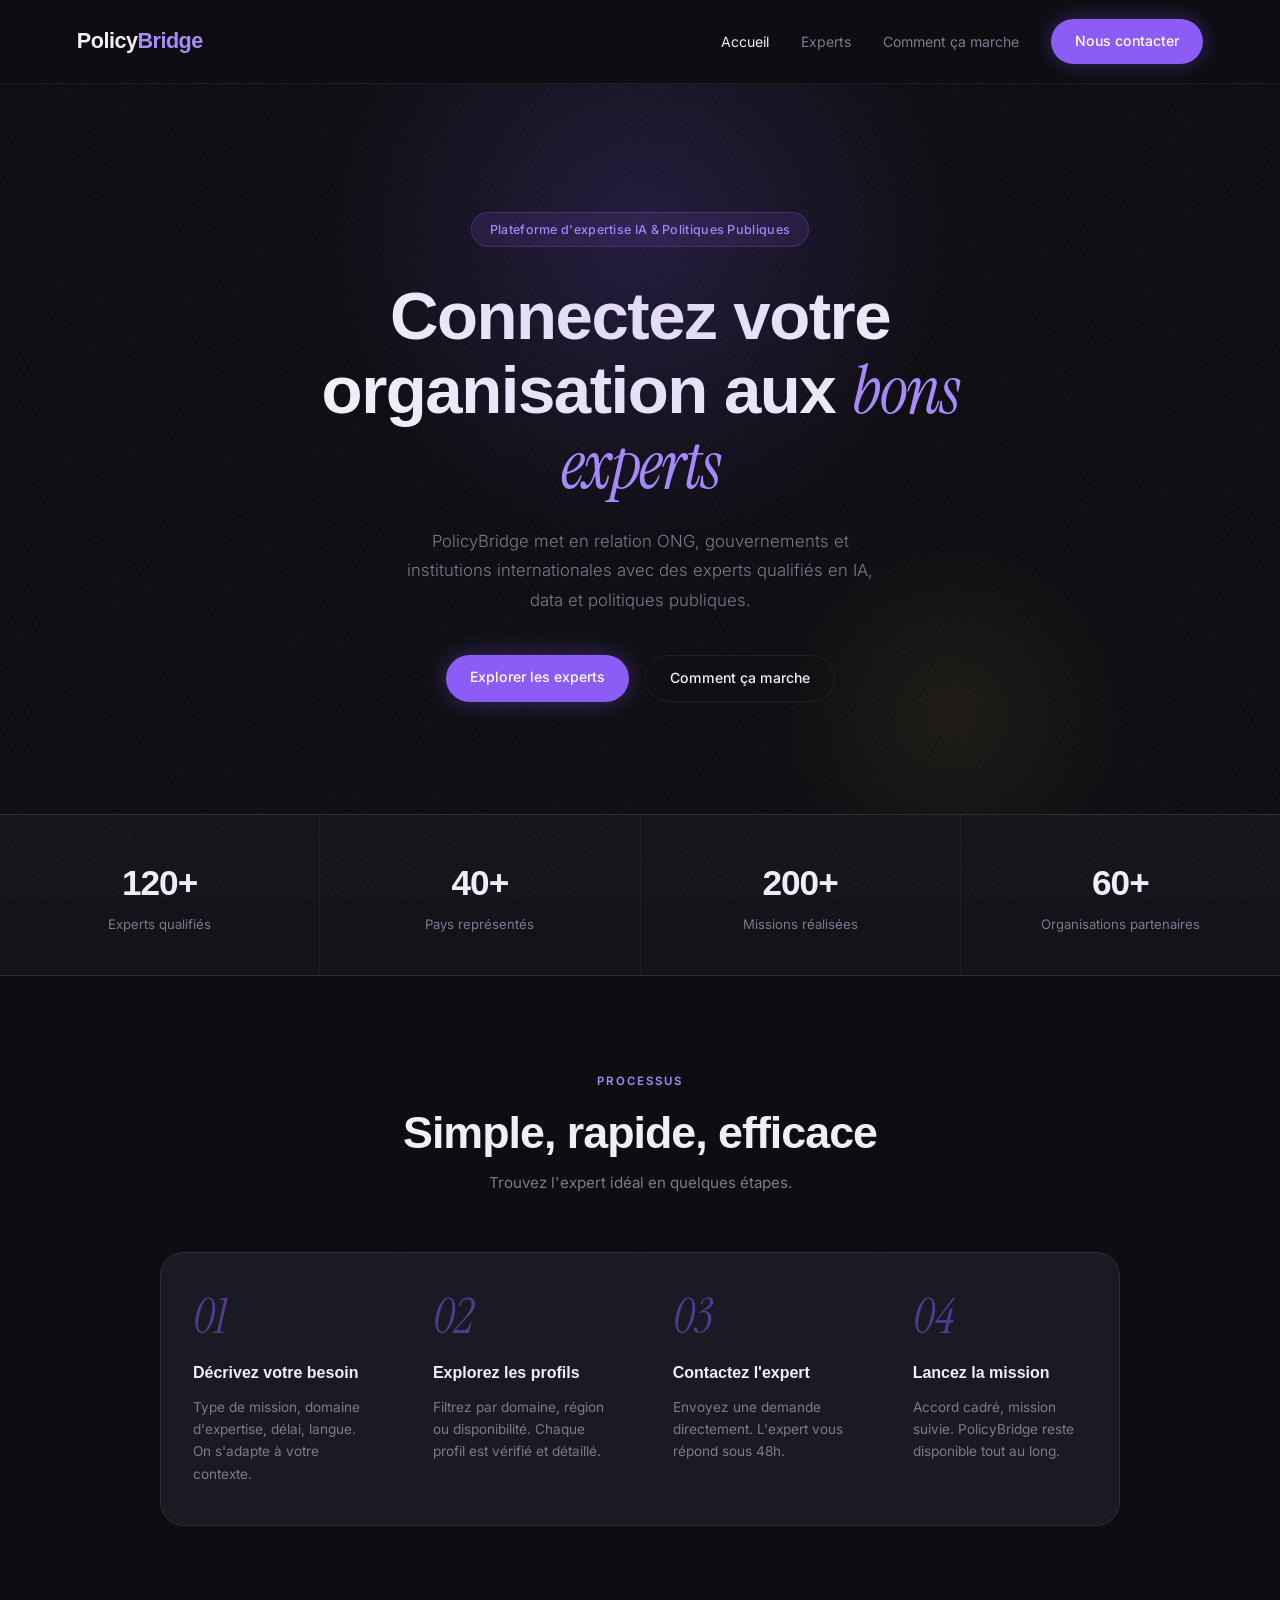
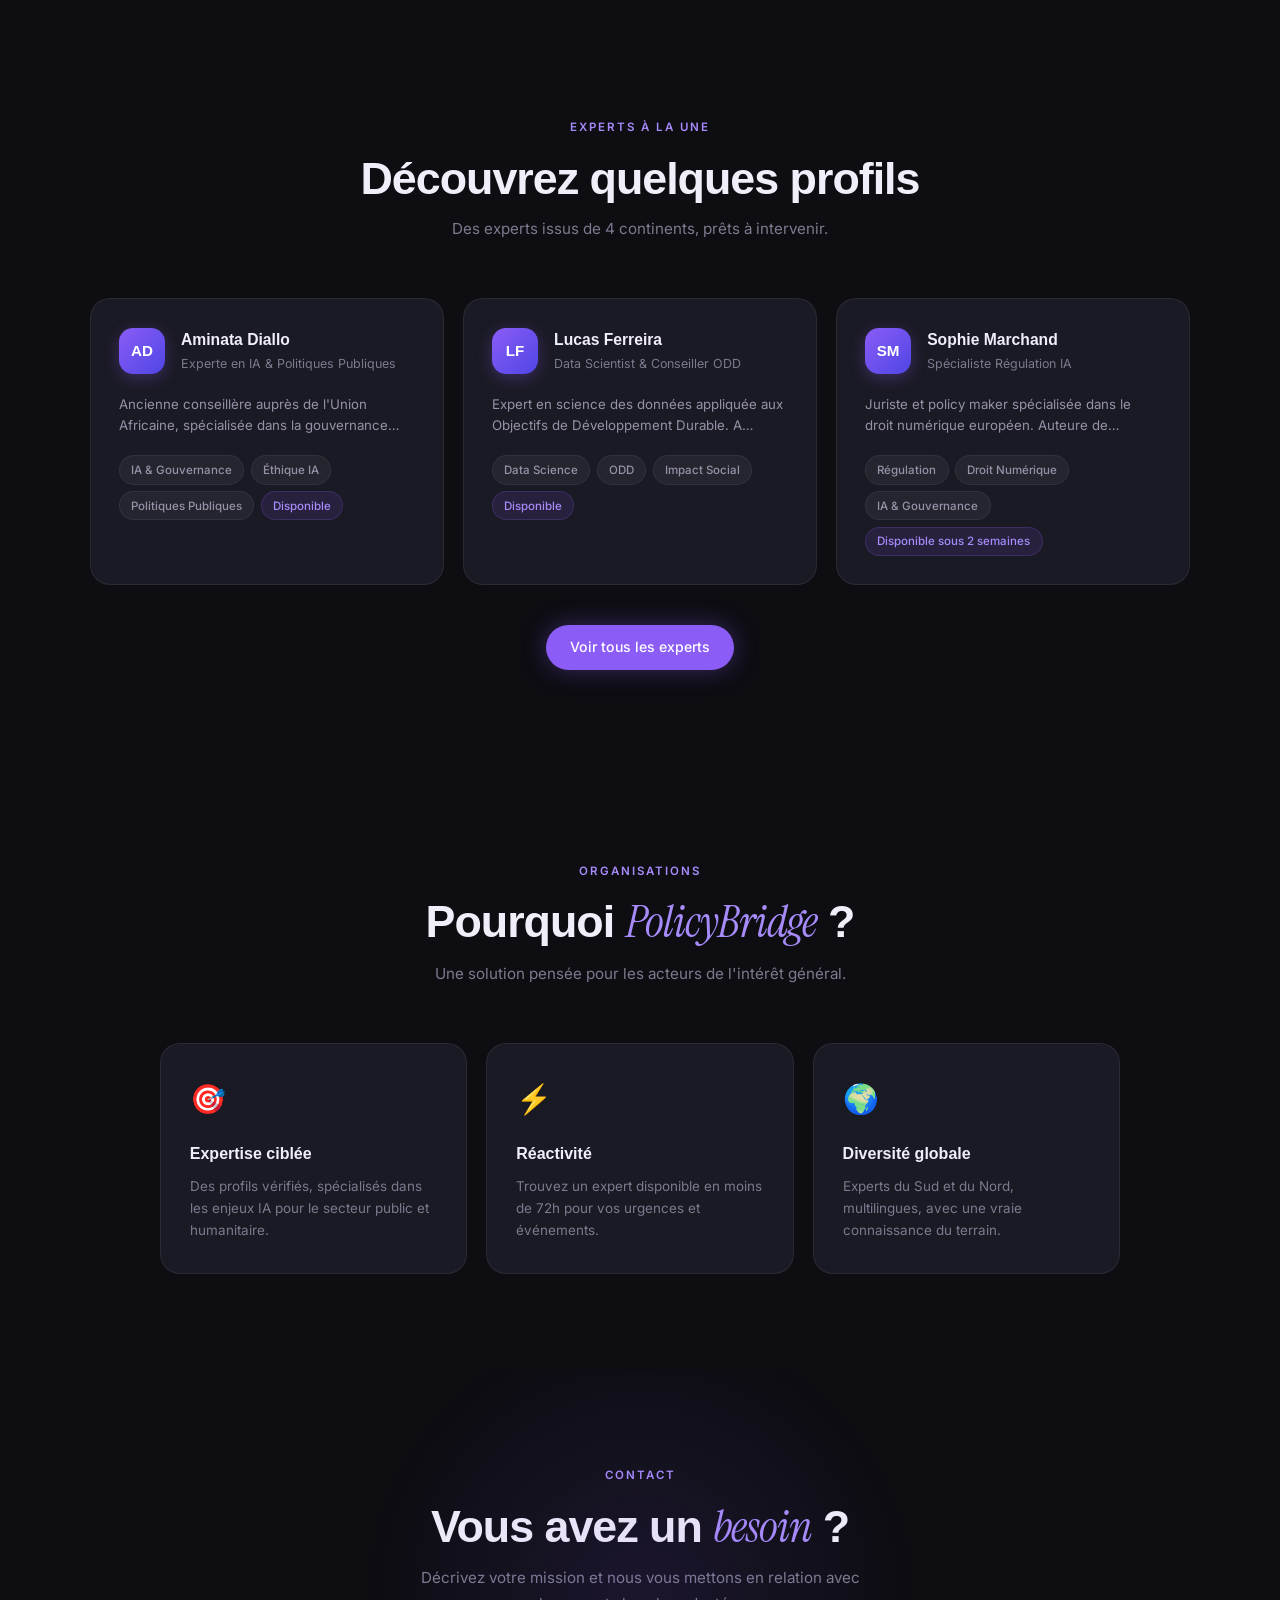
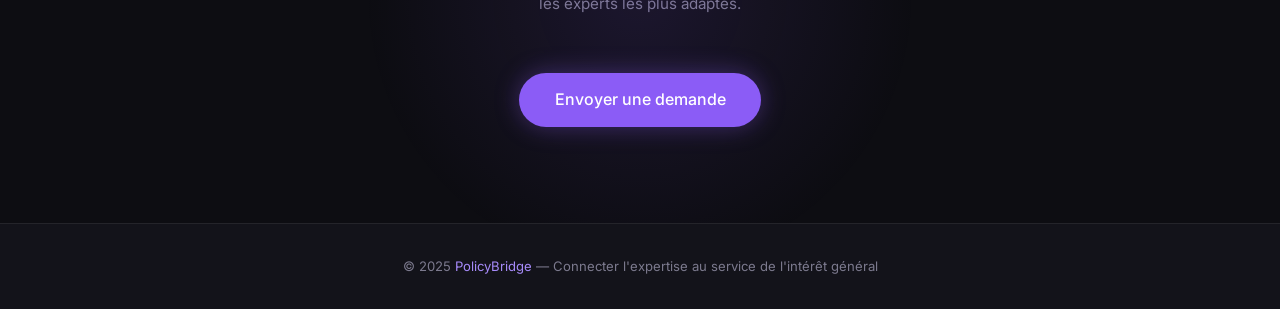
<file: index.html>
<!DOCTYPE html>
<html lang="fr">

<head>
    <meta charset="UTF-8" />
    <meta name="viewport" content="width=device-width, initial-scale=1.0" />
    <title>PolicyBridge — Connecter les experts aux organisations</title>
    <link rel="stylesheet" href="style.css" />
</head>

<body>

    <nav>
        <a href="index.html" class="logo">Policy<span>Bridge</span></a>
        <ul>
            <li><a href="index.html" class="active">Accueil</a></li>
            <li><a href="experts.html">Experts</a></li>
            <li><a href="#comment-ca-marche">Comment ça marche</a></li>
            <li><a href="#contact" class="btn btn-primary">Nous contacter</a></li>
        </ul>
    </nav>

    <!-- HERO -->
    <section class="hero">
        <div class="hero-badge">Plateforme d'expertise IA & Politiques Publiques</div>
        <h1>Connectez votre organisation aux <em>bons experts</em></h1>
        <p>PolicyBridge met en relation ONG, gouvernements et institutions internationales avec des experts qualifiés en
            IA, data et politiques publiques.</p>
        <div class="hero-actions">
            <a href="experts.html" class="btn btn-primary">Explorer les experts</a>
            <a href="#comment-ca-marche" class="btn btn-outline">Comment ça marche</a>
        </div>
    </section>

    <!-- STATS -->
    <div class="stats">
        <div class="stat-item">
            <span class="stat-number">120+</span>
            <span class="stat-label">Experts qualifiés</span>
        </div>
        <div class="stat-item">
            <span class="stat-number">40+</span>
            <span class="stat-label">Pays représentés</span>
        </div>
        <div class="stat-item">
            <span class="stat-number">200+</span>
            <span class="stat-label">Missions réalisées</span>
        </div>
        <div class="stat-item">
            <span class="stat-number">60+</span>
            <span class="stat-label">Organisations partenaires</span>
        </div>
    </div>

    <!-- COMMENT CA MARCHE -->
    <section class="how-bg" id="comment-ca-marche">
        <div class="section-label">Processus</div>
        <h2 class="section-title" style="color: var(--white);">Simple, rapide, efficace</h2>
        <p class="section-sub">Trouvez l'expert idéal en quelques étapes.</p>
        <div class="steps">
            <div class="step">
                <div class="step-number">01</div>
                <h3>Décrivez votre besoin</h3>
                <p>Type de mission, domaine d'expertise, délai, langue. On s'adapte à votre contexte.</p>
            </div>
            <div class="step">
                <div class="step-number">02</div>
                <h3>Explorez les profils</h3>
                <p>Filtrez par domaine, région ou disponibilité. Chaque profil est vérifié et détaillé.</p>
            </div>
            <div class="step">
                <div class="step-number">03</div>
                <h3>Contactez l'expert</h3>
                <p>Envoyez une demande directement. L'expert vous répond sous 48h.</p>
            </div>
            <div class="step">
                <div class="step-number">04</div>
                <h3>Lancez la mission</h3>
                <p>Accord cadré, mission suivie. PolicyBridge reste disponible tout au long.</p>
            </div>
        </div>
    </section>

    <!-- EXPERTS EN VEDETTE -->
    <section>
        <div class="section-label">Experts à la une</div>
        <h2 class="section-title">Découvrez quelques profils</h2>
        <p class="section-sub">Des experts issus de 4 continents, prêts à intervenir.</p>
        <div class="experts-grid" id="featured-experts"></div>
        <div style="margin-top: 2.5rem; text-align: center;">
            <a href="experts.html" class="btn btn-primary">Voir tous les experts</a>
        </div>
    </section>

    <!-- POUR LES ORGANISATIONS -->
    <section>
        <div class="section-label">Organisations</div>
        <h2 class="section-title">Pourquoi <em>PolicyBridge</em> ?</h2>
        <p class="section-sub">Une solution pensée pour les acteurs de l'intérêt général.</p>
        <div class="why-grid">
            <div class="why-card">
                <span class="why-icon">🎯</span>
                <h3>Expertise ciblée</h3>
                <p>Des profils vérifiés, spécialisés dans les enjeux IA pour le secteur public et humanitaire.</p>
            </div>
            <div class="why-card">
                <span class="why-icon">⚡</span>
                <h3>Réactivité</h3>
                <p>Trouvez un expert disponible en moins de 72h pour vos urgences et événements.</p>
            </div>
            <div class="why-card">
                <span class="why-icon">🌍</span>
                <h3>Diversité globale</h3>
                <p>Experts du Sud et du Nord, multilingues, avec une vraie connaissance du terrain.</p>
            </div>
        </div>
    </section>

    <section class="cta-section" id="contact">
        <div class="section-label">Contact</div>
        <h2 class="section-title">Vous avez un <em>besoin</em> ?</h2>
        <p class="section-sub">Décrivez votre mission et nous vous mettons en relation avec les experts les plus
            adaptés.</p>
        <a href="mailto:contact@policybridge.org" class="btn btn-primary"
            style="font-size: 1rem; padding: 0.9rem 2.2rem;">
            Envoyer une demande
        </a>
    </section>

    <footer>
        <p>© 2025 <span>PolicyBridge</span> — Connecter l'expertise au service de l'intérêt général</p>
    </footer>

    <script src="data.js"></script>
    <script>
        const container = document.getElementById('featured-experts');
        const featured = experts.slice(0, 3);
        featured.forEach(e => {
            container.innerHTML += `
        <a href="expert.html?id=${e.id}" class="expert-card">
          <div class="expert-card-top">
            <div class="expert-avatar">${e.initiales}</div>
            <div>
              <h3>${e.nom}</h3>
              <div class="role">${e.role}</div>
            </div>
          </div>
          <p class="bio">${e.bio}</p>
          <div class="tags">
            ${e.domaines.map(d => `<span class="tag">${d}</span>`).join('')}
            <span class="tag tag-purple">${e.disponibilite}</span>
          </div>
        </a>
      `;
        });
    </script>

</body>

</html>
</file>
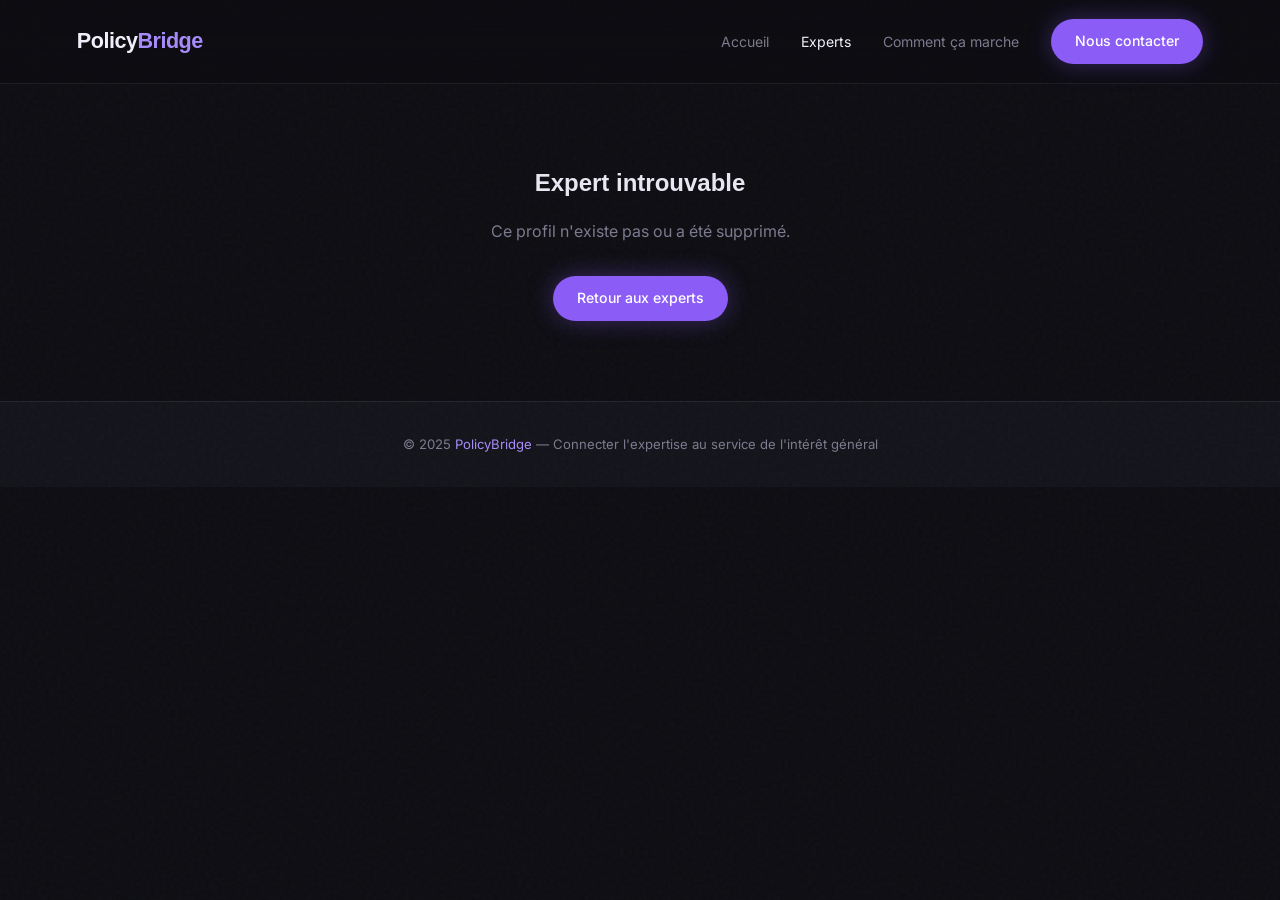
<file: expert.html>
<!DOCTYPE html>
<html lang="fr">

<head>
    <meta charset="UTF-8" />
    <meta name="viewport" content="width=device-width, initial-scale=1.0" />
    <title>Profil Expert — PolicyBridge</title>
    <link rel="stylesheet" href="style.css" />
</head>

<body>

    <nav>
        <a href="index.html" class="logo">Policy<span>Bridge</span></a>
        <ul>
            <li><a href="index.html">Accueil</a></li>
            <li><a href="experts.html" class="active">Experts</a></li>
            <li><a href="index.html#comment-ca-marche">Comment ça marche</a></li>
            <li><a href="index.html#contact" class="btn btn-primary">Nous contacter</a></li>
        </ul>
    </nav>

    <div id="profile-content"></div>

    <footer>
        <p>© 2025 <span>PolicyBridge</span> — Connecter l'expertise au service de l'intérêt général</p>
    </footer>

    <script src="data.js"></script>
    <script>
        const params = new URLSearchParams(window.location.search);
        const id = parseInt(params.get('id'));
        const expert = experts.find(e => e.id === id);
        const container = document.getElementById('profile-content');

        if (!expert) {
            container.innerHTML = `
        <section style="text-align:center; padding: 5rem 6%;">
          <h2 style="font-family:'Syne',sans-serif; color:var(--navy);">Expert introuvable</h2>
          <p style="color:var(--gray); margin: 1rem 0 2rem;">Ce profil n'existe pas ou a été supprimé.</p>
          <a href="experts.html" class="btn btn-primary">Retour aux experts</a>
        </section>
      `;
        } else {
            document.title = `${expert.nom} — PolicyBridge`;

            container.innerHTML = `
        <div class="page-header">
          <a href="experts.html" style="color: var(--cyan); font-size: 0.85rem; text-decoration: none; display:inline-flex; align-items:center; gap:0.4rem; margin-bottom: 1.5rem;">
            ← Retour aux experts
          </a>
          <h1>${expert.nom}</h1>
          <p>${expert.role}</p>
        </div>

        <div class="profile-layout">

          <!-- SIDEBAR -->
          <div class="profile-sidebar">
            <div class="profile-card">
              <div class="profile-avatar">${expert.initiales}</div>
              <h2>${expert.nom}</h2>
              <div class="role">${expert.role}</div>

              <div class="profile-meta">
                <div class="meta-item">
                  <span class="meta-icon">📍</span>
                  <span>${expert.localisation}</span>
                </div>
                <div class="meta-item">
                  <span class="meta-icon">⏱️</span>
                  <span>${expert.experience} d'expérience</span>
                </div>
                <div class="meta-item">
                  <span class="meta-icon">🌐</span>
                  <span>${expert.langues.join(', ')}</span>
                </div>
                <div class="meta-item">
                  <span class="meta-icon">✅</span>
                  <span style="color: var(--cyan); font-weight: 500;">${expert.disponibilite}</span>
                </div>
              </div>

              <a href="mailto:contact@policybridge.org?subject=Demande de mise en relation — ${encodeURIComponent(expert.nom)}"
                class="btn btn-primary" style="width: 100%; text-align: center;">
                Contacter cet expert
              </a>
            </div>
          </div>

          <!-- MAIN -->
          <div class="profile-main">

            <h3>À propos</h3>
            <p>${expert.bio}</p>

            <h3>Domaines d'expertise</h3>
            <div class="skills-list">
              ${expert.domaines.map(d => `<span class="tag" style="font-size:0.85rem; padding: 0.4rem 0.9rem;">${d}</span>`).join('')}
            </div>

            <h3>Types de missions</h3>
            <div class="skills-list">
              ${expert.missions.map(m => `<span class="tag tag-cyan" style="font-size:0.85rem; padding: 0.4rem 0.9rem;">${m}</span>`).join('')}
            </div>

            <h3>Langues</h3>
            <div class="skills-list">
              ${expert.langues.map(l => `<span class="tag" style="font-size:0.85rem; padding: 0.4rem 0.9rem;">🌐 ${l}</span>`).join('')}
            </div>

          </div>
        </div>
      `;
        }
    </script>

</body>

</html>
</file>
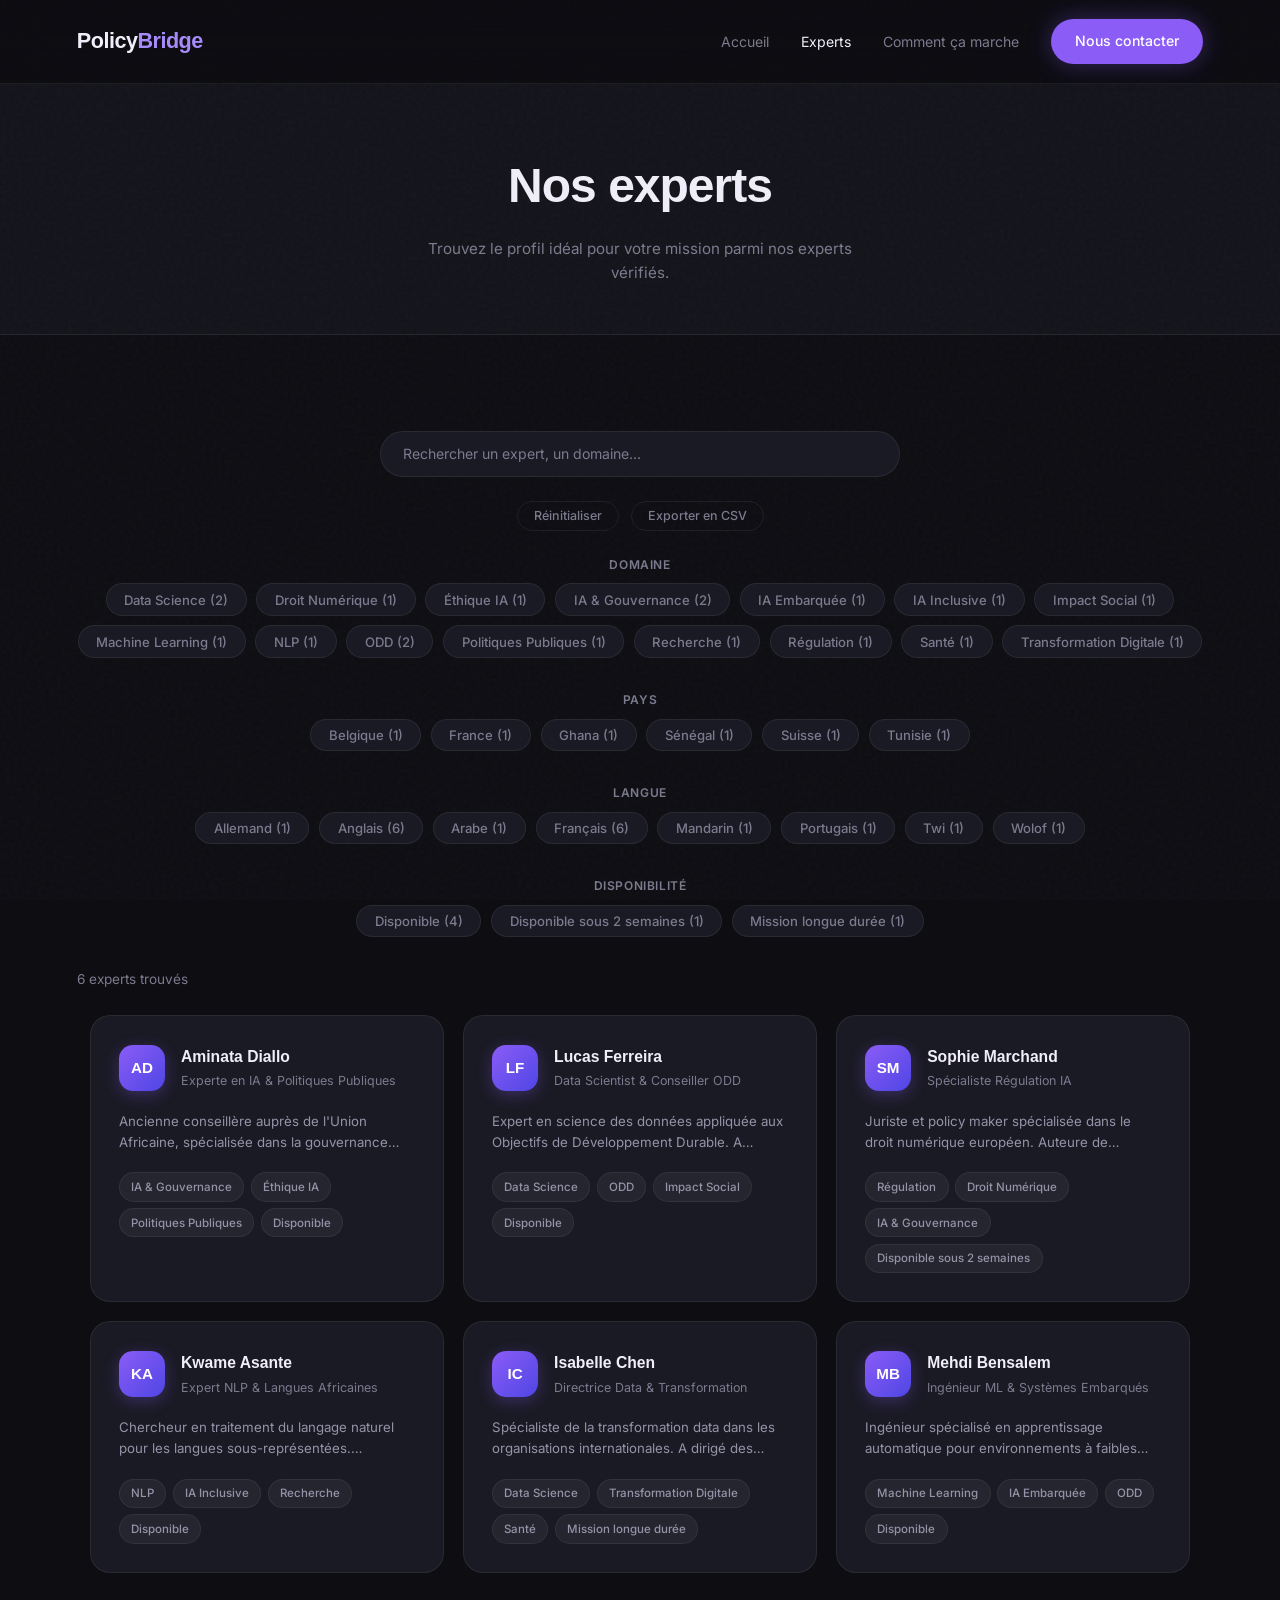
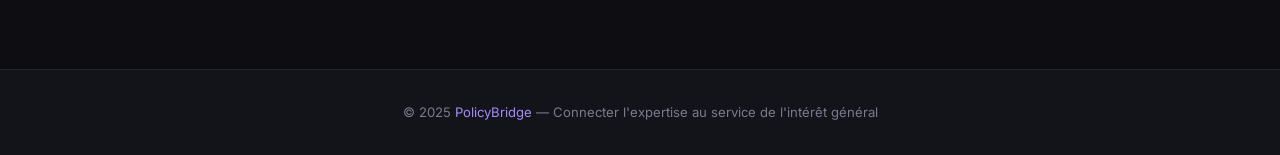
<file: experts.html>
<!DOCTYPE html>
<html lang="fr">

<head>
    <meta charset="UTF-8" />
    <meta name="viewport" content="width=device-width, initial-scale=1.0" />
    <title>Experts — PolicyBridge</title>
    <link rel="stylesheet" href="style.css" />
</head>

<body>

    <nav>
        <a href="index.html" class="logo">Policy<span>Bridge</span></a>
        <ul>
            <li><a href="index.html">Accueil</a></li>
            <li><a href="experts.html" class="active">Experts</a></li>
            <li><a href="index.html#comment-ca-marche">Comment ça marche</a></li>
            <li><a href="index.html#contact" class="btn btn-primary">Nous contacter</a></li>
        </ul>
    </nav>

    <div class="page-header">
        <h1>Nos experts</h1>
        <p>Trouvez le profil idéal pour votre mission parmi nos experts vérifiés.</p>
    </div>

    <section>
        <!-- SEARCH -->
        <div class="search-bar">
            <input type="text" id="search-input" placeholder="Rechercher un expert, un domaine..." />
        </div>

        <!-- FILTERS -->
        <div class="filter-actions">
            <button class="btn-reset-filters" id="reset-filters">Réinitialiser</button>
            <button class="btn-reset-filters" id="export-csv">Exporter en CSV</button>
        </div>

        <div id="filter-groups"></div>

        <!-- RESULTS COUNT -->
        <p style="color: var(--gray); font-size: 0.85rem; margin-bottom: 1.5rem;" id="results-count"></p>

        <!-- GRID -->
        <div class="experts-grid" id="experts-grid"></div>
    </section>

    <footer>
        <p>© 2025 <span>PolicyBridge</span> — Connecter l'expertise au service de l'intérêt général</p>
    </footer>

    <script src="data.js"></script>
    <script>
        // Extrait le pays d'une chaîne "localisation" (dernier segment après la
        // dernière virgule ; repli sur la chaîne entière si aucune virgule).
        function extrairePays(localisation) {
            const index = localisation.lastIndexOf(',');
            return index === -1 ? localisation.trim() : localisation.slice(index + 1).trim();
        }

        // Les 4 catégories de filtre. `valeur` retourne toujours un tableau,
        // même pour un champ scalaire (ex. disponibilite).
        const GROUPES_FILTRES = [
            { id: 'domaine', label: 'Domaine', valeur: e => e.domaines },
            { id: 'pays', label: 'Pays', valeur: e => [extrairePays(e.localisation)] },
            { id: 'langue', label: 'Langue', valeur: e => e.langues },
            { id: 'disponibilite', label: 'Disponibilité', valeur: e => [e.disponibilite] },
        ];

        // Seul chemin autorisé pour obtenir les valeurs de catégorie d'un expert.
        function valeursDe(expert, groupe) {
            return groupe.valeur(expert);
        }

        // Retire les diacritiques et met en minuscule, pour une comparaison
        // insensible aux accents et à la casse.
        function normaliser(texte) {
            return texte.normalize('NFD').replace(/[\u0300-\u036f]/g, '').toLowerCase();
        }

        // Cet expert correspond-il au texte de recherche courant ? Couvre
        // nom, rôle, bio, localisation complète, disponibilité, domaines, langues.
        function correspondRecherche(expert, recherche) {
            if (recherche === '') return true;
            const terme = normaliser(recherche);
            const champs = [
                expert.nom,
                expert.role,
                expert.bio,
                expert.localisation,
                expert.disponibilite,
                ...expert.domaines,
                ...expert.langues,
            ];
            return champs.some(champ => normaliser(champ).includes(terme));
        }

        const filtresActifs = Object.fromEntries(GROUPES_FILTRES.map(g => [g.id, new Set()]));
        let recherche = '';

        // Cet expert satisfait-il les filtres actifs de toutes les catégories
        // sauf `categorieExclue` (AND inter-catégories, OR intra-catégorie) ?
        function correspondAutresCategories(expert, categorieExclue) {
            return GROUPES_FILTRES.every(groupe => {
                if (groupe.id === categorieExclue) return true;
                const actifs = filtresActifs[groupe.id];
                if (actifs.size === 0) return true;
                return valeursDe(expert, groupe).some(v => actifs.has(v));
            });
        }

        // Un expert correspond-il à l'ensemble des filtres actifs (AND inter-
        // catégories, OR intra-catégorie) et à la recherche texte courante ?
        function correspondFiltres(expert) {
            if (!correspondRecherche(expert, recherche)) return false;
            return correspondAutresCategories(expert, null);
        }

        // Nombre d'experts qu'obtiendrait un bouton s'il était activé : filtres
        // actifs des *autres* catégories + recherche, en ignorant la propre
        // catégorie du bouton (cohérent avec le OR intra-catégorie).
        function calculerCompteur(groupe, valeur) {
            return experts.filter(expert => {
                if (!correspondRecherche(expert, recherche)) return false;
                if (!correspondAutresCategories(expert, groupe.id)) return false;
                return valeursDe(expert, groupe).includes(valeur);
            }).length;
        }

        function valeursUniques(groupe) {
            const valeurs = new Set();
            experts.forEach(expert => valeursDe(expert, groupe).forEach(v => valeurs.add(v)));
            return Array.from(valeurs).sort((a, b) => a.localeCompare(b, 'fr'));
        }

        // Construit une fois la structure DOM (libellé + conteneur de boutons)
        // de chaque catégorie, à partir de GROUPES_FILTRES.
        function initialiserGroupesFiltres() {
            const parent = document.getElementById('filter-groups');
            GROUPES_FILTRES.forEach(groupe => {
                const bloc = document.createElement('div');
                bloc.className = 'filter-group';

                const libelle = document.createElement('div');
                libelle.className = 'filter-group-label';
                libelle.textContent = groupe.label;
                bloc.appendChild(libelle);

                const container = document.createElement('div');
                container.className = 'filters';
                container.id = `filters-${groupe.id}`;
                container.addEventListener('click', e => {
                    if (!e.target.classList.contains('filter-btn')) return;
                    const valeur = e.target.dataset.valeur;
                    const actifs = filtresActifs[groupe.id];
                    if (actifs.has(valeur)) actifs.delete(valeur);
                    else actifs.add(valeur);
                    afficherExperts();
                });
                bloc.appendChild(container);

                parent.appendChild(bloc);
            });
        }

        function afficherFiltres() {
            GROUPES_FILTRES.forEach(groupe => {
                const container = document.getElementById(`filters-${groupe.id}`);
                container.innerHTML = '';
                valeursUniques(groupe).forEach(valeur => {
                    const bouton = document.createElement('button');
                    bouton.className = 'filter-btn' + (filtresActifs[groupe.id].has(valeur) ? ' active' : '');
                    bouton.dataset.valeur = valeur;
                    bouton.textContent = `${valeur} (${calculerCompteur(groupe, valeur)})`;
                    container.appendChild(bouton);
                });
            });
        }

        function afficherExperts() {
            const grid = document.getElementById('experts-grid');
            const count = document.getElementById('results-count');

            const resultats = experts.filter(correspondFiltres);

            count.textContent = `${resultats.length} expert${resultats.length > 1 ? 's' : ''} trouvé${resultats.length > 1 ? 's' : ''}`;

            if (resultats.length === 0) {
                grid.innerHTML = `<p style="color: var(--gray); grid-column: 1/-1;">Aucun expert ne correspond à votre recherche.</p>`;
            } else {
                grid.innerHTML = resultats.map(e => `
        <a href="expert.html?id=${e.id}" class="expert-card">
          <div class="expert-card-top">
            <div class="expert-avatar">${e.initiales}</div>
            <div>
              <h3>${e.nom}</h3>
              <div class="role">${e.role}</div>
            </div>
          </div>
          <p class="bio">${e.bio}</p>
          <div class="tags">
            ${e.domaines.map(d => `<span class="tag">${d}</span>`).join('')}
            <span class="tag tag-cyan">${e.disponibilite}</span>
          </div>
        </a>
      `).join('');
            }

            afficherFiltres();
        }

        // Échappe une valeur pour une cellule CSV (RFC 4180) : entoure de
        // guillemets et double les guillemets internes dès qu'un caractère
        // spécial (virgule, guillemet, retour à la ligne) est présent.
        function echapperCSV(valeur) {
            const texte = String(valeur);
            if (/[",\n]/.test(texte)) {
                return `"${texte.replace(/"/g, '""')}"`;
            }
            return texte;
        }

        const COLONNES_CSV = [
            { entete: 'Nom', valeur: e => e.nom },
            { entete: 'Rôle', valeur: e => e.role },
            { entete: 'Localisation', valeur: e => e.localisation },
            { entete: 'Disponibilité', valeur: e => e.disponibilite },
            { entete: 'Domaines', valeur: e => e.domaines.join('; ') },
            { entete: 'Langues', valeur: e => e.langues.join('; ') },
            { entete: 'Expérience', valeur: e => e.experience },
        ];

        // Génère le CSV des experts actuellement affichés (recherche +
        // filtres actifs) et déclenche son téléchargement.
        function exporterCSV() {
            const resultats = experts.filter(correspondFiltres);
            const lignes = [
                COLONNES_CSV.map(c => echapperCSV(c.entete)).join(','),
                ...resultats.map(e => COLONNES_CSV.map(c => echapperCSV(c.valeur(e))).join(',')),
            ];
            const csv = '﻿' + lignes.join('\r\n');

            const blob = new Blob([csv], { type: 'text/csv;charset=utf-8;' });
            const url = URL.createObjectURL(blob);
            const lien = document.createElement('a');
            lien.href = url;
            lien.download = 'experts.csv';
            document.body.appendChild(lien);
            lien.click();
            document.body.removeChild(lien);
            URL.revokeObjectURL(url);
        }

        document.getElementById('export-csv').addEventListener('click', exporterCSV);

        // Réinitialisation
        document.getElementById('reset-filters').addEventListener('click', () => {
            GROUPES_FILTRES.forEach(groupe => filtresActifs[groupe.id].clear());
            recherche = '';
            document.getElementById('search-input').value = '';
            afficherExperts();
        });

        // Recherche
        document.getElementById('search-input').addEventListener('input', e => {
            recherche = e.target.value.trim();
            afficherExperts();
        });

        initialiserGroupesFiltres();
        afficherExperts();
    </script>

</body>

</html>
</file>
<file: style.css>
@import url('https://fonts.googleapis.com/css2?family=Cabinet+Grotesk:wght@400;500;700;800&family=Instrument+Serif:ital@0;1&family=Inter:wght@300;400;500&display=swap');

* {
    margin: 0;
    padding: 0;
    box-sizing: border-box;
}

:root {
    --bg: #0D0D12;
    --bg-mid: #13131A;
    --bg-card: #1A1A24;
    --bg-card-hover: #1F1F2E;
    --border: rgba(255, 255, 255, 0.07);
    --border-hover: rgba(139, 92, 246, 0.4);
    --purple: #8B5CF6;
    --purple-light: #A78BFA;
    --purple-glow: rgba(139, 92, 246, 0.15);
    --gold: #F5C842;
    --gold-dim: rgba(245, 200, 66, 0.15);
    --white: #F0EEF8;
    --gray: #7C7A8E;
    --gray-light: rgba(255, 255, 255, 0.06);
    --text: #E8E6F0;
}

html {
    scroll-behavior: smooth;
}

body {
    font-family: 'Inter', sans-serif;
    background: var(--bg);
    color: var(--text);
    line-height: 1.6;
    overflow-x: hidden;
}

/* NOISE OVERLAY */
body::before {
    content: '';
    position: fixed;
    inset: 0;
    background-image: url("data:image/svg+xml,%3Csvg viewBox='0 0 256 256' xmlns='http://www.w3.org/2000/svg'%3E%3Cfilter id='noise'%3E%3CfeTurbulence type='fractalNoise' baseFrequency='0.9' numOctaves='4' stitchTiles='stitch'/%3E%3C/filter%3E%3Crect width='100%25' height='100%25' filter='url(%23noise)' opacity='0.03'/%3E%3C/svg%3E");
    pointer-events: none;
    z-index: 0;
}

/* NAV */
nav {
    display: flex;
    justify-content: space-between;
    align-items: center;
    padding: 1.2rem 6%;
    background: rgba(13, 13, 18, 0.8);
    backdrop-filter: blur(20px);
    -webkit-backdrop-filter: blur(20px);
    position: sticky;
    top: 0;
    z-index: 100;
    border-bottom: 1px solid var(--border);
}

.logo {
    font-family: 'Cabinet Grotesk', sans-serif;
    font-weight: 800;
    font-size: 1.35rem;
    color: var(--white);
    text-decoration: none;
    letter-spacing: -0.5px;
}

.logo span {
    color: var(--purple-light);
}

nav ul {
    list-style: none;
    display: flex;
    gap: 2rem;
    align-items: center;
}

nav ul a {
    color: var(--gray);
    text-decoration: none;
    font-size: 0.88rem;
    font-weight: 400;
    transition: color 0.2s;
}

nav ul a:hover,
nav ul a.active {
    color: var(--white);
}

/* BUTTONS */
.btn {
    display: inline-block;
    padding: 0.7rem 1.5rem;
    border-radius: 50px;
    font-weight: 500;
    font-size: 0.88rem;
    text-decoration: none;
    cursor: pointer;
    transition: all 0.25s;
    border: none;
    font-family: 'Inter', sans-serif;
    position: relative;
}

.btn-primary {
    background: var(--purple);
    color: #fff;
    box-shadow: 0 0 24px rgba(139, 92, 246, 0.35);
}

.btn-primary:hover {
    background: var(--purple-light);
    box-shadow: 0 0 36px rgba(139, 92, 246, 0.5);
    transform: translateY(-2px);
}

.btn-outline {
    background: transparent;
    color: var(--white);
    border: 1px solid var(--border);
    backdrop-filter: blur(10px);
}

.btn-outline:hover {
    border-color: var(--purple);
    color: var(--purple-light);
    background: var(--purple-glow);
}

/* HERO */
.hero {
    padding: 8rem 6% 7rem;
    position: relative;
    overflow: hidden;
    text-align: center;
}

/* Glow blobs */
.hero::before {
    content: '';
    position: absolute;
    width: 700px;
    height: 700px;
    background: radial-gradient(circle, rgba(139, 92, 246, 0.18) 0%, transparent 65%);
    top: -200px;
    left: 50%;
    transform: translateX(-50%);
    pointer-events: none;
    border-radius: 50%;
}

.hero::after {
    content: '';
    position: absolute;
    width: 400px;
    height: 400px;
    background: radial-gradient(circle, rgba(245, 200, 66, 0.07) 0%, transparent 65%);
    bottom: -100px;
    right: 10%;
    pointer-events: none;
    border-radius: 50%;
}

.hero-badge {
    display: inline-flex;
    align-items: center;
    gap: 0.5rem;
    background: rgba(139, 92, 246, 0.12);
    color: var(--purple-light);
    border: 1px solid rgba(139, 92, 246, 0.25);
    padding: 0.4rem 1.1rem;
    border-radius: 50px;
    font-size: 0.78rem;
    font-weight: 500;
    letter-spacing: 0.3px;
    margin-bottom: 2rem;
}

.hero h1 {
    font-family: 'Cabinet Grotesk', sans-serif;
    font-size: clamp(2.6rem, 5.5vw, 4.2rem);
    font-weight: 800;
    color: var(--white);
    line-height: 1.1;
    max-width: 780px;
    margin: 0 auto 1.5rem;
    letter-spacing: -1.5px;
}

.hero h1 em {
    font-family: 'Instrument Serif', serif;
    font-style: italic;
    color: var(--purple-light);
    font-weight: 400;
}

.hero p {
    color: var(--gray);
    font-size: 1.05rem;
    max-width: 480px;
    margin: 0 auto 2.5rem;
    line-height: 1.75;
    font-weight: 300;
}

.hero-actions {
    display: flex;
    gap: 1rem;
    justify-content: center;
    flex-wrap: wrap;
}

/* STATS */
.stats {
    display: flex;
    justify-content: center;
    gap: 1px;
    background: var(--border);
    border-top: 1px solid var(--border);
    border-bottom: 1px solid var(--border);
    flex-wrap: wrap;
}

.stat-item {
    background: var(--bg-mid);
    display: flex;
    flex-direction: column;
    align-items: center;
    padding: 2.5rem 3.5rem;
    flex: 1;
    min-width: 160px;
}

.stat-number {
    font-family: 'Cabinet Grotesk', sans-serif;
    font-size: 2.2rem;
    font-weight: 800;
    color: var(--white);
    letter-spacing: -1px;
}

.stat-label {
    color: var(--gray);
    font-size: 0.82rem;
    margin-top: 0.2rem;
}

/* SECTIONS */
section {
    padding: 6rem 6%;
    position: relative;
}

.section-label {
    font-size: 0.72rem;
    font-weight: 600;
    text-transform: uppercase;
    letter-spacing: 2px;
    color: var(--purple-light);
    margin-bottom: 1rem;
    text-align: center;
}

.section-title {
    font-family: 'Cabinet Grotesk', sans-serif;
    font-size: clamp(1.8rem, 3.5vw, 2.8rem);
    font-weight: 800;
    color: var(--white);
    margin-bottom: 0.75rem;
    text-align: center;
    letter-spacing: -1px;
    line-height: 1.15;
}

.section-title em {
    font-family: 'Instrument Serif', serif;
    font-style: italic;
    color: var(--purple-light);
    font-weight: 400;
}

.section-sub {
    color: var(--gray);
    max-width: 440px;
    margin: 0 auto 3.5rem;
    font-size: 0.95rem;
    text-align: center;
    line-height: 1.7;
}

/* HOW IT WORKS */
.steps {
    display: grid;
    grid-template-columns: repeat(auto-fit, minmax(210px, 1fr));
    gap: 1.5px;
    background: var(--border);
    border: 1px solid var(--border);
    border-radius: 24px;
    overflow: hidden;
    max-width: 960px;
    margin: 0 auto;
}

.step {
    background: var(--bg-card);
    padding: 2.5rem 2rem;
    transition: background 0.3s;
}

.step:hover {
    background: var(--bg-card-hover);
}

.step-number {
    font-family: 'Instrument Serif', serif;
    font-size: 3rem;
    font-weight: 400;
    font-style: italic;
    color: var(--purple);
    opacity: 0.5;
    line-height: 1;
    margin-bottom: 1.2rem;
}

.step h3 {
    font-family: 'Cabinet Grotesk', sans-serif;
    color: var(--white);
    font-size: 1rem;
    font-weight: 700;
    margin-bottom: 0.6rem;
}

.step p {
    color: var(--gray);
    font-size: 0.85rem;
    line-height: 1.65;
}

/* EXPERT CARDS */
.experts-grid {
    display: grid;
    grid-template-columns: repeat(auto-fill, minmax(300px, 1fr));
    gap: 1.2rem;
    max-width: 1100px;
    margin: 0 auto;
}

.expert-card {
    background: var(--bg-card);
    border: 1px solid var(--border);
    border-radius: 20px;
    padding: 1.75rem;
    transition: all 0.3s cubic-bezier(0.4, 0, 0.2, 1);
    cursor: pointer;
    text-decoration: none;
    color: inherit;
    display: block;
    position: relative;
    overflow: hidden;
}

.expert-card::before {
    content: '';
    position: absolute;
    inset: 0;
    background: radial-gradient(circle at 80% 20%, rgba(139, 92, 246, 0.08), transparent 60%);
    opacity: 0;
    transition: opacity 0.3s;
    border-radius: 20px;
}

.expert-card:hover {
    border-color: var(--border-hover);
    transform: translateY(-4px);
    box-shadow: 0 20px 50px rgba(0, 0, 0, 0.4), 0 0 0 1px rgba(139, 92, 246, 0.1);
}

.expert-card:hover::before {
    opacity: 1;
}

.expert-card-top {
    display: flex;
    align-items: center;
    gap: 1rem;
    margin-bottom: 1.2rem;
}

.expert-avatar {
    width: 46px;
    height: 46px;
    border-radius: 14px;
    background: linear-gradient(135deg, var(--purple) 0%, #4F46E5 100%);
    display: flex;
    align-items: center;
    justify-content: center;
    font-family: 'Cabinet Grotesk', sans-serif;
    font-weight: 700;
    color: #fff;
    font-size: 0.95rem;
    flex-shrink: 0;
    box-shadow: 0 4px 16px rgba(139, 92, 246, 0.3);
}

.expert-card h3 {
    font-family: 'Cabinet Grotesk', sans-serif;
    font-size: 0.98rem;
    font-weight: 700;
    color: var(--white);
    margin-bottom: 0.15rem;
}

.expert-card .role {
    font-size: 0.78rem;
    color: var(--gray);
}

.expert-card .bio {
    font-size: 0.83rem;
    color: #9693A8;
    margin-bottom: 1.2rem;
    line-height: 1.6;
    display: -webkit-box;
    -webkit-line-clamp: 2;
    -webkit-box-orient: vertical;
    overflow: hidden;
}

.tags {
    display: flex;
    flex-wrap: wrap;
    gap: 0.4rem;
}

.tag {
    background: rgba(255, 255, 255, 0.05);
    color: #9693A8;
    padding: 0.28rem 0.7rem;
    border-radius: 50px;
    font-size: 0.72rem;
    font-weight: 500;
    border: 1px solid rgba(255, 255, 255, 0.06);
}

.tag-purple {
    background: rgba(139, 92, 246, 0.12);
    color: var(--purple-light);
    border-color: rgba(139, 92, 246, 0.2);
}

/* FILTERS */
.filter-actions {
    display: flex;
    justify-content: center;
    gap: 0.75rem;
    margin-bottom: 1.5rem;
}

.btn-reset-filters {
    display: block;
    margin: 0;
    padding: 0.4rem 1rem;
    border-radius: 50px;
    border: 1px solid var(--border);
    background: transparent;
    color: var(--gray);
    font-size: 0.78rem;
    font-weight: 500;
    cursor: pointer;
    transition: all 0.2s;
    font-family: 'Inter', sans-serif;
}

.btn-reset-filters:hover {
    border-color: var(--purple);
    color: var(--purple-light);
}

.filter-group {
    margin-bottom: 1.2rem;
}

.filter-group-label {
    text-align: center;
    color: var(--gray);
    font-size: 0.75rem;
    font-weight: 600;
    text-transform: uppercase;
    letter-spacing: 0.05em;
    margin-bottom: 0.6rem;
}

.filters {
    display: flex;
    gap: 0.6rem;
    flex-wrap: wrap;
    margin-bottom: 2rem;
    justify-content: center;
}

.filter-btn {
    padding: 0.45rem 1.1rem;
    border-radius: 50px;
    border: 1px solid var(--border);
    background: var(--bg-card);
    color: var(--gray);
    font-size: 0.82rem;
    font-weight: 500;
    cursor: pointer;
    transition: all 0.2s;
    font-family: 'Inter', sans-serif;
}

.filter-btn:hover,
.filter-btn.active {
    border-color: var(--purple);
    color: var(--purple-light);
    background: var(--purple-glow);
}

/* PAGE HEADER */
.page-header {
    background: var(--bg-mid);
    padding: 4rem 6% 3rem;
    border-bottom: 1px solid var(--border);
    text-align: center;
}

.page-header h1 {
    font-family: 'Cabinet Grotesk', sans-serif;
    font-size: clamp(2rem, 4vw, 3rem);
    font-weight: 800;
    color: var(--white);
    margin-bottom: 0.75rem;
    letter-spacing: -1px;
}

.page-header p {
    color: var(--gray);
    font-size: 0.95rem;
    max-width: 440px;
    margin: 0 auto;
}

/* EXPERT PROFILE */
.profile-layout {
    display: grid;
    grid-template-columns: 300px 1fr;
    gap: 3rem;
    max-width: 1000px;
    padding: 4rem 6%;
    margin: 0 auto;
}

.profile-sidebar {
    position: sticky;
    top: 100px;
    align-self: start;
}

.profile-card {
    background: var(--bg-card);
    border: 1px solid var(--border);
    border-radius: 24px;
    padding: 2rem;
    text-align: center;
}

.profile-avatar {
    width: 80px;
    height: 80px;
    border-radius: 22px;
    background: linear-gradient(135deg, var(--purple) 0%, #4F46E5 100%);
    display: flex;
    align-items: center;
    justify-content: center;
    font-family: 'Cabinet Grotesk', sans-serif;
    font-weight: 700;
    color: #fff;
    font-size: 1.8rem;
    margin: 0 auto 1.2rem;
    box-shadow: 0 8px 30px rgba(139, 92, 246, 0.35);
}

.profile-card h2 {
    font-family: 'Cabinet Grotesk', sans-serif;
    font-size: 1.2rem;
    font-weight: 700;
    color: var(--white);
    margin-bottom: 0.3rem;
}

.profile-card .role {
    color: var(--gray);
    font-size: 0.82rem;
    margin-bottom: 1.8rem;
}

.profile-meta {
    display: flex;
    flex-direction: column;
    gap: 0.75rem;
    text-align: left;
    margin-bottom: 1.8rem;
    padding: 1.2rem;
    background: rgba(255, 255, 255, 0.03);
    border-radius: 14px;
    border: 1px solid var(--border);
}

.meta-item {
    display: flex;
    align-items: center;
    gap: 0.6rem;
    font-size: 0.82rem;
    color: #9693A8;
}

.meta-icon {
    font-size: 0.95rem;
    width: 20px;
    text-align: center;
}

.profile-main h3 {
    font-family: 'Cabinet Grotesk', sans-serif;
    font-size: 1rem;
    font-weight: 700;
    color: var(--white);
    margin-bottom: 1rem;
    padding-bottom: 0.6rem;
    border-bottom: 1px solid var(--border);
}

.profile-main p {
    color: #9693A8;
    font-size: 0.92rem;
    line-height: 1.8;
    margin-bottom: 2.5rem;
}

.skills-list {
    display: flex;
    flex-wrap: wrap;
    gap: 0.5rem;
    margin-bottom: 2.5rem;
}

/* SEARCH */
.search-bar {
    display: flex;
    max-width: 520px;
    margin: 0 auto 1.5rem;
}

.search-bar input {
    flex: 1;
    padding: 0.85rem 1.4rem;
    border: 1px solid var(--border);
    border-radius: 50px;
    font-size: 0.88rem;
    font-family: 'Inter', sans-serif;
    outline: none;
    transition: border-color 0.2s, box-shadow 0.2s;
    background: var(--bg-card);
    color: var(--white);
}

.search-bar input::placeholder {
    color: var(--gray);
}

.search-bar input:focus {
    border-color: var(--purple);
    box-shadow: 0 0 0 3px rgba(139, 92, 246, 0.1);
}

/* WHY SECTION */
.why-grid {
    display: grid;
    grid-template-columns: repeat(auto-fit, minmax(220px, 1fr));
    gap: 1.2rem;
    max-width: 960px;
    margin: 0 auto;
}

.why-card {
    background: var(--bg-card);
    border: 1px solid var(--border);
    border-radius: 20px;
    padding: 2rem 1.8rem;
    transition: border-color 0.3s;
}

.why-card:hover {
    border-color: rgba(139, 92, 246, 0.3);
}

.why-icon {
    font-size: 1.8rem;
    margin-bottom: 1.2rem;
    display: block;
}

.why-card h3 {
    font-family: 'Cabinet Grotesk', sans-serif;
    color: var(--white);
    font-size: 1rem;
    font-weight: 700;
    margin-bottom: 0.5rem;
}

.why-card p {
    color: var(--gray);
    font-size: 0.84rem;
    line-height: 1.65;
}

/* CTA SECTION */
.cta-section {
    text-align: center;
    position: relative;
    overflow: hidden;
}

.cta-section::before {
    content: '';
    position: absolute;
    width: 600px;
    height: 600px;
    background: radial-gradient(circle, rgba(139, 92, 246, 0.12) 0%, transparent 65%);
    top: 50%;
    left: 50%;
    transform: translate(-50%, -50%);
    pointer-events: none;
    border-radius: 50%;
}

/* FOOTER */
footer {
    background: var(--bg-mid);
    color: var(--gray);
    text-align: center;
    padding: 2rem 6%;
    font-size: 0.82rem;
    border-top: 1px solid var(--border);
}

footer span {
    color: var(--purple-light);
}

/* RESPONSIVE */
@media (max-width: 768px) {
    .profile-layout {
        grid-template-columns: 1fr;
        padding: 2rem 5%;
    }

    .profile-sidebar {
        position: static;
    }

    .stats {
        flex-direction: column;
    }

    .stat-item {
        padding: 1.8rem;
    }

    nav ul {
        gap: 1rem;
    }
}
</file>
